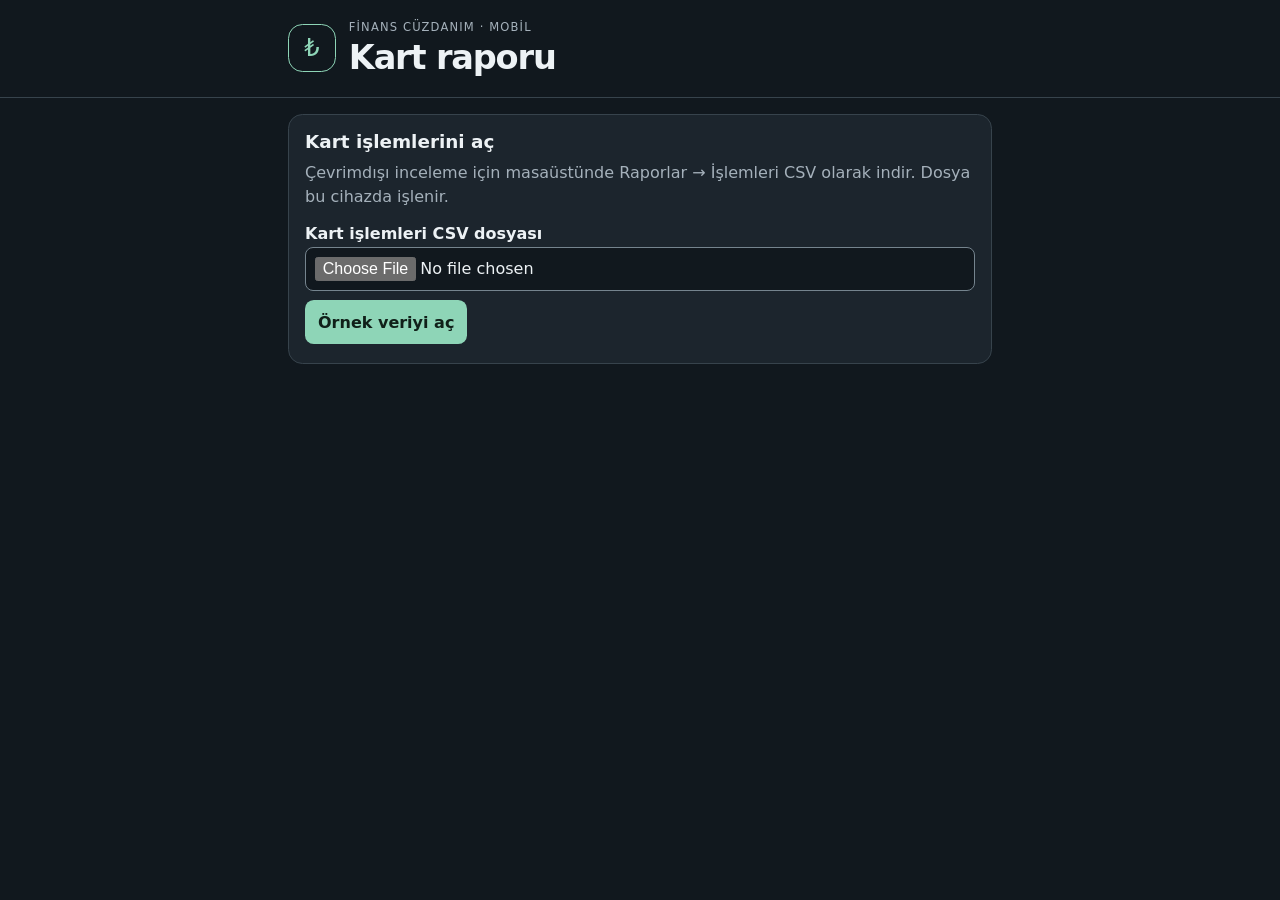
<file: index.html>
<!doctype html>
<html lang="tr">
<head>
  <meta charset="utf-8">
  <meta name="viewport" content="width=device-width, initial-scale=1">
  <meta name="theme-color" content="#11181e">
  <meta http-equiv="Content-Security-Policy" content="default-src 'self'; connect-src 'none'; object-src 'none'; base-uri 'none'; form-action 'none'">
  <title>Ekstre Ajanı Mobil</title>
  <link rel="manifest" href="manifest.webmanifest">
  <link rel="stylesheet" href="style.css">
  <link rel="apple-touch-icon" href="icon-192.png">
  <script type="module" src="app.mjs"></script>
</head>
<body>
  <header>
    <div class="wrap brand">
      <span class="brand-mark" aria-hidden="true">₺</span>
      <div><p class="eyebrow">FİNANS CÜZDANIM · MOBİL</p><h1>Kart raporu</h1></div>
    </div>
  </header>
  <main class="wrap">
    <section class="panel" aria-labelledby="import-title">
      <h2 id="import-title">Kart işlemlerini aç</h2>
      <p>Çevrimdışı inceleme için masaüstünde Raporlar → İşlemleri CSV olarak indir. Dosya bu cihazda işlenir.</p>
      <label for="csv">Kart işlemleri CSV dosyası</label>
      <input type="file" id="csv" accept=".csv,text/csv">
      <button type="button" id="sample">Örnek veriyi aç</button>
      <p id="status" role="status"></p>
      <div id="confirm" hidden>
        <button type="button" id="save">Bu listeyi kaydet</button>
        <button type="button" id="cancel">Vazgeç</button>
      </div>
      <button type="button" id="return-saved" hidden>Kayıtlı listeye dön</button>
    </section>
    <section id="report" hidden aria-labelledby="report-title">
      <div class="panel summary">
        <h2 id="report-title">Dönem özeti</h2>
        <p id="source"></p>
        <label for="period">Ekstre dönemi</label>
        <select id="period"></select>
        <dl><div><dt>Net harcama</dt><dd id="net"></dd></div>
          <div><dt>Harcamalar</dt><dd id="spent"></dd></div>
          <div><dt>İadeler / indirimler</dt><dd id="refunds"></dd></div>
          <div><dt>Kart ödemeleri</dt><dd id="payments"></dd></div></dl>
      </div>
      <div class="panel"><h2>Kategoriler</h2><p>Toplamlar CSV’deki işlem kategorilerine göre hesaplanır.</p><ul id="categories"></ul></div>
      <div class="panel">
        <h2>İşlemler</h2>
        <label for="query">Açıklama veya kategori ara</label>
        <input id="query" type="search" placeholder="Örn. Market">
        <p id="count"></p><ul id="transactions"></ul>
        <button id="more" type="button" hidden>Daha fazla göster</button>
      </div>
      <button id="clear" type="button" hidden>Telefondaki kart listesini sil</button>
    </section>
  </main>
</body>
</html>
</file>
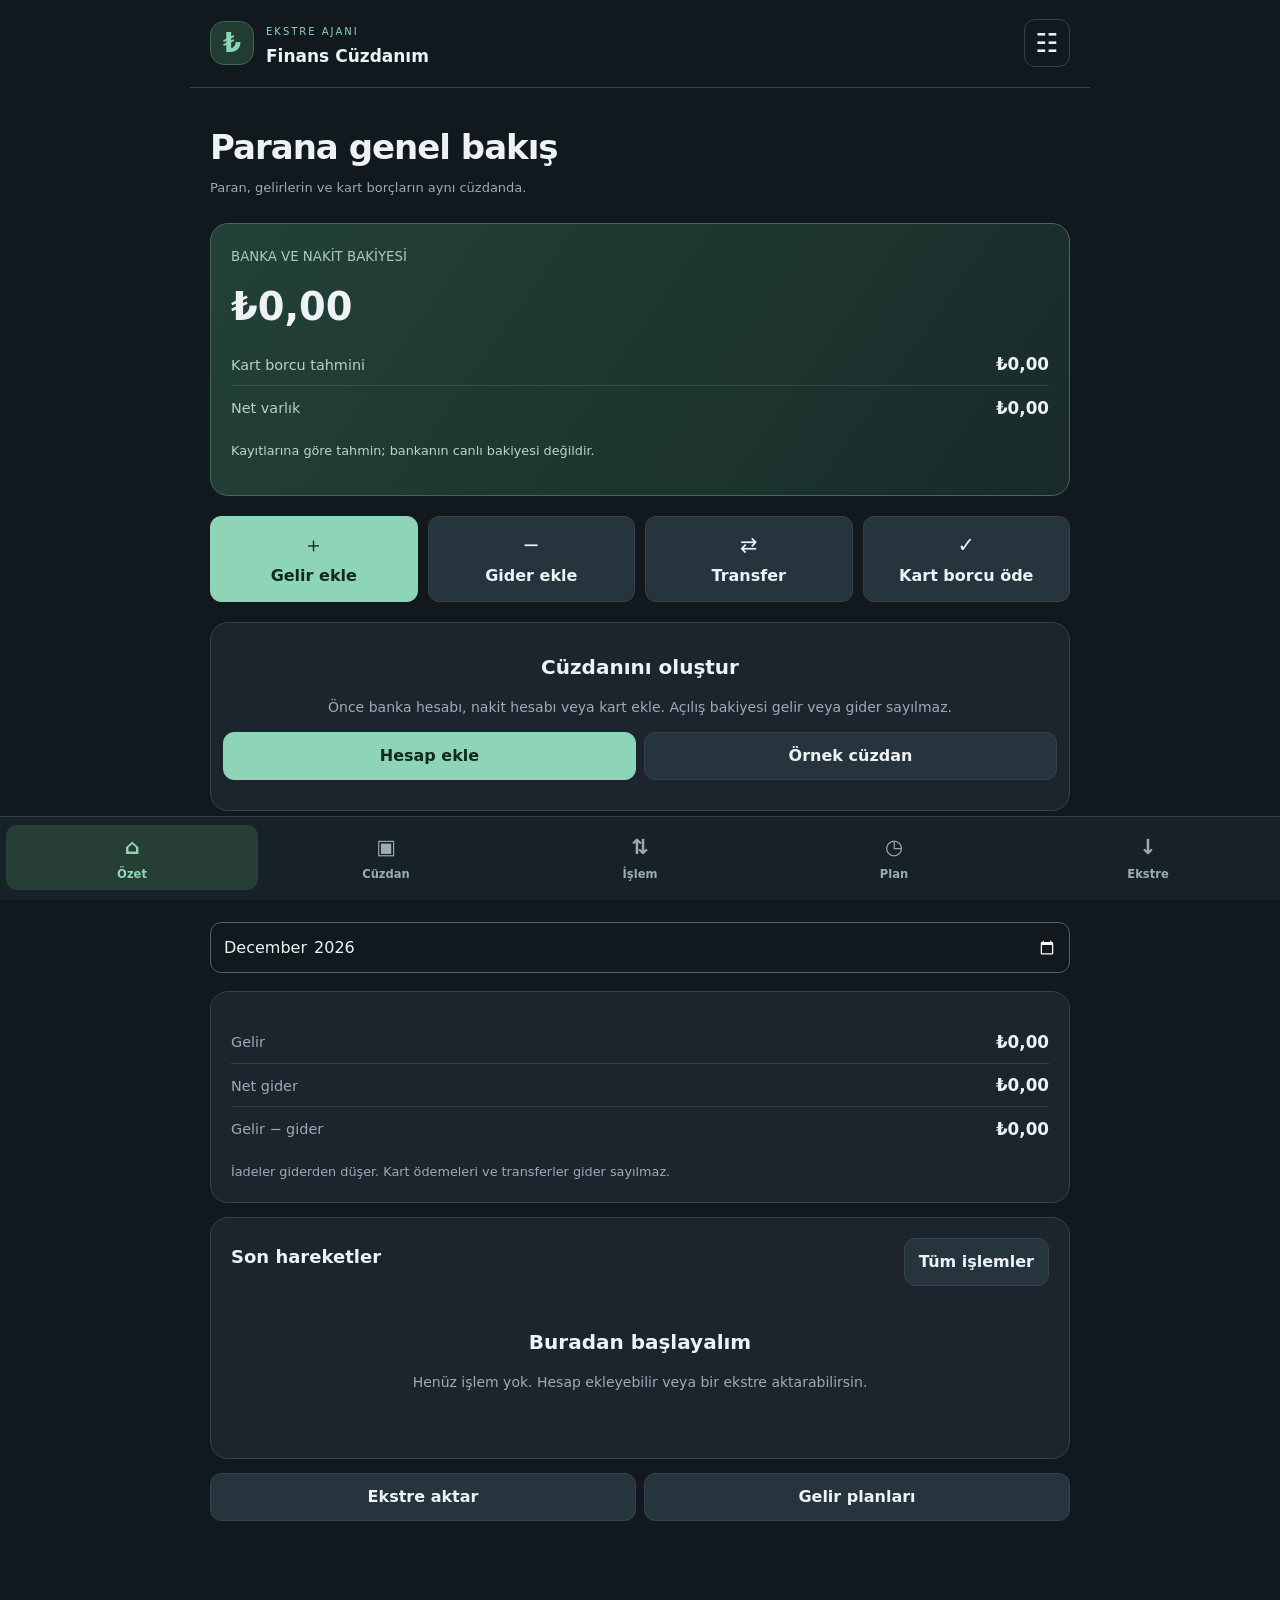
<file: app/src/main/assets/index.html>
<!doctype html><html lang="tr"><head><meta charset="utf-8"><meta name="viewport" content="width=device-width,initial-scale=1,viewport-fit=cover"><meta name="theme-color" content="#11181e"><meta http-equiv="Content-Security-Policy" content="default-src 'self'; script-src 'self'; style-src 'self'; connect-src 'none'; img-src 'self' data:; object-src 'none'; base-uri 'none'; form-action 'none'"><title>Ekstre Ajanı</title><link rel="stylesheet" href="style.css"><link rel="stylesheet" href="wallet-v2.css"><script type="module" src="app.mjs"></script></head><body><header><div class="brand"><b class="mark">₺</b><div><small>EKSTRE AJANI</small><strong>Finans Cüzdanım</strong></div></div><button id="settings" class="icon" aria-label="Ayarlar">☷</button></header><main id="main"></main><nav id="nav" aria-label="Ana menü"></nav><div id="toast" role="status" aria-live="polite"></div><dialog id="modal"><form id="form"><div class="dialog-head"><h2 id="dialog-title"></h2><button type="button" id="close" class="icon" aria-label="Kapat">×</button></div><div id="fields"></div><p id="form-error" role="alert"></p><button id="submit" class="primary" type="submit">Kaydet</button></form></dialog><input id="backup-file" type="file" accept="application/json,.json" hidden><input id="csv-file" type="file" accept="text/csv,.csv" hidden></body></html>
</file>
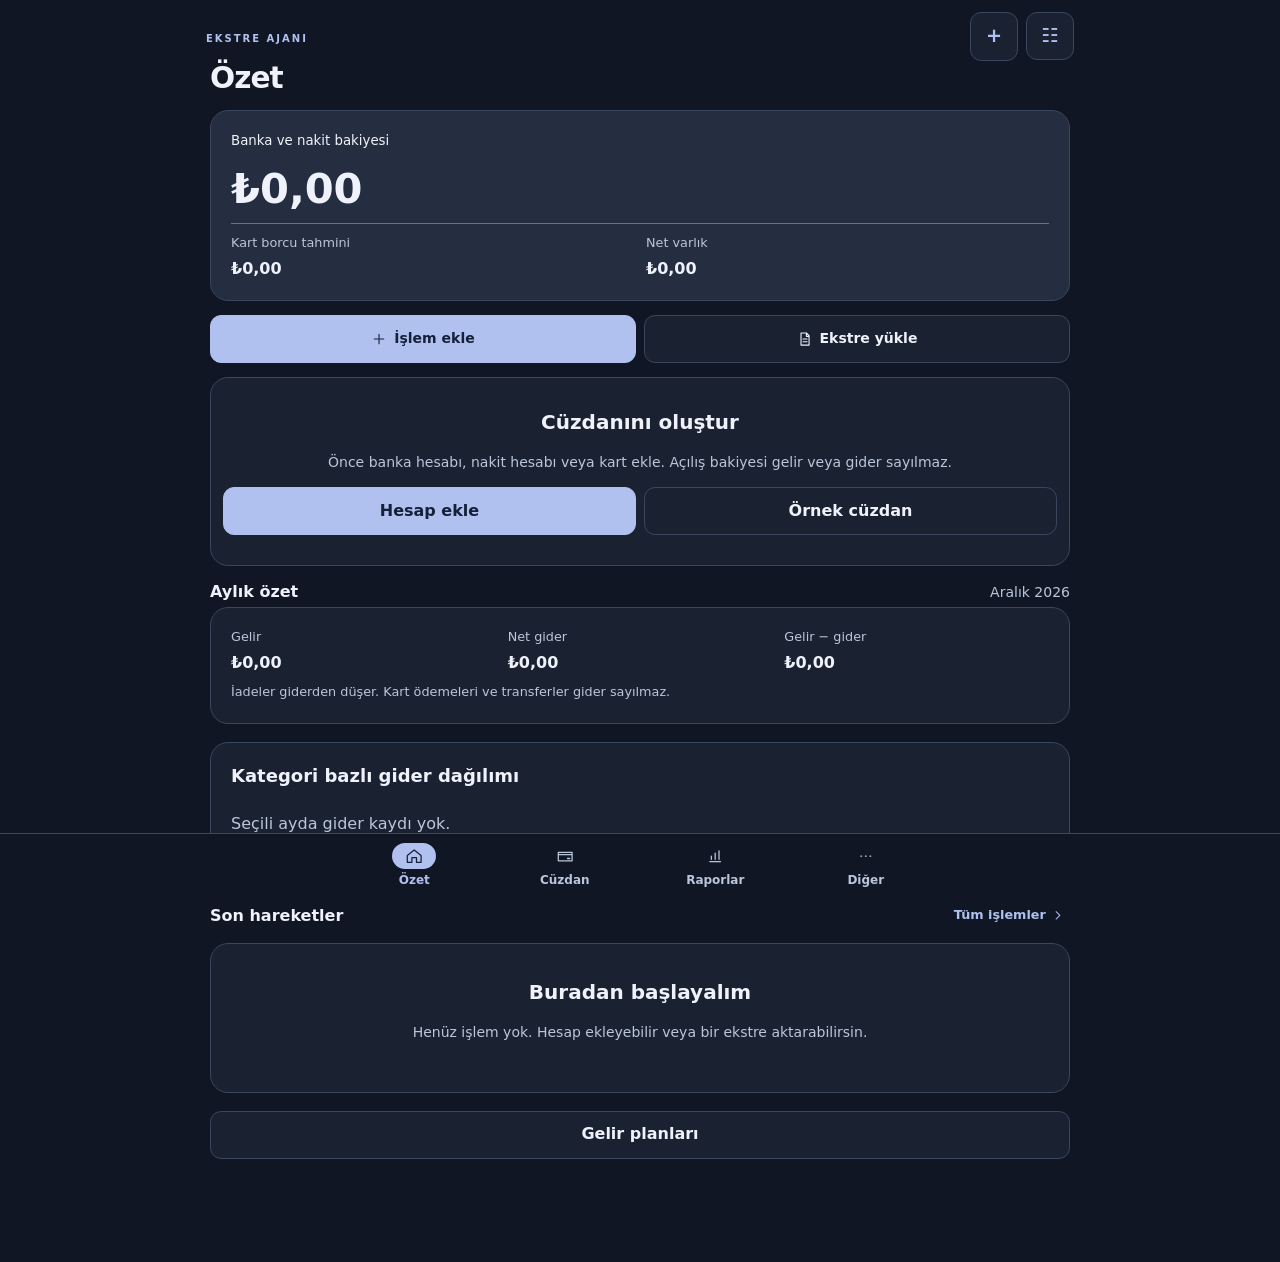
<file: android_app/app/src/main/assets/index.html>
<!doctype html><html lang="tr"><head><meta charset="utf-8"><meta name="viewport" content="width=device-width,initial-scale=1,viewport-fit=cover"><meta name="theme-color" content="#11181e"><meta http-equiv="Content-Security-Policy" content="default-src 'self'; script-src 'self'; style-src 'self'; connect-src 'none'; img-src 'self' data:; object-src 'none'; base-uri 'none'; form-action 'none'"><title>Ekstre Ajanı</title><link rel="stylesheet" href="style.css"><link rel="stylesheet" href="wallet-v2.css"><link rel="stylesheet" href="ui-foundation.css"><script type="module" src="startup.mjs"></script></head><body><header><div class="brand"><b class="mark">₺</b><div><small>EKSTRE AJANI</small><strong>Finans Cüzdanım</strong></div></div><div id="header-actions" class="header-actions" hidden><button id="quick-add" class="primary" aria-label="Hızlı Ekle" type="button" data-action="quickAdd" aria-haspopup="dialog" aria-controls="modal"><span aria-hidden="true">+</span><span class="quick-add-label"> Ekle</span></button><button id="settings" class="icon" aria-label="Ayarlar">☷</button></div></header><main id="main">
  <section class="panel" aria-labelledby="startup-title">
    <h1 id="startup-title">Ekstre Ajanı açılmıyorsa</h1>
    <p>Google Play Store’u aç. Android System WebView ve Google Chrome’u ara. Güncelle düğmesi görünüyorsa dokun.</p>
    <p>Ardından Ekstre Ajanı’nı kapatıp yeniden aç.</p>
  </section>
</main><nav id="nav" aria-label="Ana menü" hidden></nav><div id="toast" aria-hidden="true"></div><div class="sr-only" id="status-announcement" role="status"></div><div class="sr-only" id="error-announcement" role="alert"></div><dialog id="modal" aria-labelledby="dialog-title"><form id="form"><div class="dialog-head"><h2 id="dialog-title" tabindex="-1"></h2><button type="button" id="close" class="icon" aria-label="Kapat">×</button></div><div id="fields"></div><p id="form-error" role="alert" tabindex="-1"></p><button id="submit" class="primary" type="submit">Kaydet</button></form></dialog><input id="backup-file" type="file" accept="application/json,.json" hidden><input id="csv-file" type="file" accept="text/csv,.csv" hidden></body></html>
</file>
<file: style.css>
* { box-sizing: border-box; }
:root {
  color-scheme: dark;
  --background: #11181e;
  --panel: #1c252d;
  --text: #edf2f5;
  --muted: #a5b1bb;
  --line: #37434c;
  --accent: #8ed5b7;
  --accent-soft: #213d33;
  font-family: system-ui, sans-serif;
  background: var(--background);
  color: var(--text);
}
body { margin: 0; }
header { padding: 1.2rem 0; border-bottom: 1px solid var(--line); }
.wrap { width: min(100% - 2rem, 44rem); margin-inline: auto; }
.brand { display: flex; align-items: center; gap: .8rem; }
.brand-mark {
  display: grid;
  place-items: center;
  width: 3rem;
  height: 3rem;
  flex: none;
  border: 1px solid var(--accent);
  border-radius: .9rem;
  color: var(--accent);
  font-size: 1.5rem;
}
main { padding: 1rem 0 max(2rem, env(safe-area-inset-bottom)); }
h1 { margin: .12rem 0 0; font-size: clamp(1.55rem, 6vw, 2.1rem); letter-spacing: -.035em; }
h2 { margin: 0 0 .6rem; font-size: 1.15rem; }
p { margin: .4rem 0 .9rem; line-height: 1.5; color: var(--muted); }
.eyebrow { margin: 0; font-size: .72rem; letter-spacing: .1em; }
.panel { background: var(--panel); border: 1px solid var(--line); border-radius: .9rem; margin-bottom: .85rem; padding: 1rem; }
label { display: block; margin: .5rem 0 .3rem; font-weight: 600; }
input, select, button { font: inherit; min-height: 44px; max-width: 100%; }
input, select { width: 100%; padding: .55rem; border: 1px solid #75848e; border-radius: .5rem; background: var(--background); color: inherit; }
button { margin: .55rem .25rem .15rem 0; padding: .5rem .75rem; color: #102019; background: var(--accent); border: 1px solid transparent; border-radius: .55rem; cursor: pointer; font-weight: 650; }
#cancel, #clear, #return-saved { color: var(--accent); border-color: var(--line); background: var(--background); }
:focus-visible { outline: 2px solid var(--accent); outline-offset: 3px; }
#status:empty { display: none; }
dl { display: grid; grid-template-columns: repeat(2, minmax(0, 1fr)); gap: .5rem; margin-bottom: 0; }
dl div { background: var(--background); padding: .65rem; border-radius: .6rem; }
dl div:first-child { background: var(--accent-soft); }
dt, small { color: var(--muted); font-size: .83rem; }
dd { margin: .25rem 0 0; font-weight: 700; overflow-wrap: anywhere; font-variant-numeric: tabular-nums; }
ul { list-style: none; padding: 0; margin: 0; }
li { display: flex; justify-content: space-between; gap: .65rem; border-bottom: 1px solid var(--line); padding: .65rem 0; overflow-wrap: anywhere; }
li:last-child { border-bottom: 0; }
li small { display: block; margin-top: .2rem; }
li strong { flex: 0 0 auto; max-width: 45%; color: var(--accent); font-variant-numeric: tabular-nums; }
</file>
<file: app/src/main/assets/style.css>
:root{color-scheme:dark;--bg:#11181e;--panel:#1c252d;--line:#35424a;--mint:#8ed5b7;--muted:#9cabb6;--text:#edf2f5;font-family:system-ui,-apple-system,sans-serif;background:var(--bg);color:var(--text)}*{box-sizing:border-box}body{margin:0}header{display:flex;justify-content:space-between;align-items:center;padding:18px 20px;border-bottom:1px solid var(--line);max-width:900px;margin:auto}.brand{display:flex;gap:12px;align-items:center}.brand small{font-size:10px;letter-spacing:2px;color:var(--mint)}.brand strong{display:block;font-size:17px;margin-top:3px}.mark{background:#213d33;color:var(--mint);border:1px solid #406653;border-radius:14px;width:44px;height:44px;display:grid;place-items:center;font-size:26px}main{max-width:900px;margin:auto;padding:24px 20px 115px}h1{font-size:29px;letter-spacing:-1px;margin:0 0 6px}h2{font-size:18px;margin:0 0 14px}p{color:var(--muted);line-height:1.6}small{color:var(--muted)}button,input,select,textarea{font:inherit;min-height:46px;border-radius:11px;max-width:100%}button{cursor:pointer;color:var(--text);background:#26343d;border:1px solid var(--line);padding:10px 14px;font-weight:600}button:disabled{opacity:.5}.primary{background:var(--mint);color:#11291f;border-color:var(--mint)}.icon{background:transparent;font-size:26px;width:46px;padding:4px}.muted{color:var(--muted)}.lead{margin:0 0 24px;font-size:13px}.toolbar{display:flex;gap:8px;flex-wrap:wrap;align-items:center;margin:18px 0}.toolbar>*{flex:1;min-width:100px}input,select,textarea{width:100%;color:var(--text);background:var(--bg);border:1px solid #53636f;padding:12px}input[type=checkbox]{width:22px;min-height:24px;vertical-align:middle}label{display:block;font-size:13px;color:var(--muted);margin:14px 0 7px}textarea{min-height:90px}.panel{background:var(--panel);border:1px solid var(--line);border-radius:18px;padding:20px;margin:14px 0;overflow-wrap:anywhere}.hero{background:linear-gradient(125deg,#234137,#182b29);border-color:#456957}.hero small{color:#a8cfbc}.hero .big{font-size:clamp(26px,7vw,40px);letter-spacing:-1px;font-weight:650;margin:10px 0}.grid{display:grid;grid-template-columns:1fr 1fr;gap:12px}.metric{background:#111b22;padding:14px;border-radius:12px}.metric b{display:block;margin-top:8px;font-size:20px;overflow-wrap:anywhere}.row{display:flex;justify-content:space-between;align-items:center;gap:12px;padding:14px 0;border-bottom:1px solid var(--line)}.row:last-child{border:0}.row .left{min-width:0}.row strong{display:block;overflow-wrap:anywhere}.row small{display:block;margin-top:5px;font-size:12px;line-height:1.5}.row .amount{flex-shrink:0;color:var(--mint);text-align:right;max-width:45%;font-variant-numeric:tabular-nums}.transaction{cursor:pointer}.tag{font-size:11px;background:#2b4039;color:#a8dfc5;padding:4px 8px;border-radius:6px}.empty{text-align:center;padding:30px 12px}.empty b{display:block;font-size:20px;margin-bottom:8px}.empty p{font-size:14px}.danger{color:#ffb6b1}.warning{background:#3d3424;border:1px solid #6a5835;color:#f1d6a1;border-radius:12px;padding:14px;font-size:13px;line-height:1.5}.bar{width:100%;height:8px;accent-color:var(--mint);border:0;margin:10px 0}nav{position:fixed;bottom:0;left:0;right:0;display:flex;padding:8px 6px max(10px,env(safe-area-inset-bottom));background:#172128;border-top:1px solid var(--line);z-index:3;justify-content:center;gap:2px}nav button{flex:1;max-width:160px;background:transparent;border:0;color:var(--muted);padding:9px 3px;font-size:11px;min-height:58px}nav button span{display:block;font-size:21px;margin-bottom:4px}nav button.active{background:#263e34;color:var(--mint)}#toast{position:fixed;bottom:100px;left:16px;right:16px;max-width:700px;margin:auto;z-index:8;background:#344e42;border:1px solid var(--mint);border-radius:12px;padding:14px;display:none}#toast.visible{display:block}dialog{background:var(--panel);color:var(--text);border:1px solid var(--line);border-radius:20px;width:min(94vw,520px);max-height:88dvh;padding:22px}dialog::backdrop{background:#000b}.dialog-head{display:flex;align-items:center;justify-content:space-between;gap:8px}#submit{width:100%;margin-top:18px}#form-error{color:#ffb6b1}.preview{max-height:240px;overflow:auto}.period{max-width:190px}.actions{display:flex;gap:8px;margin-top:12px}.actions button{flex:1}.notice{font-size:12px}.chart-label{display:flex;justify-content:space-between;gap:15px;font-size:13px}.search{margin:16px 0}.divider{margin-top:26px}button:focus-visible,input:focus-visible,select:focus-visible{outline:2px solid var(--mint);outline-offset:3px}@media(min-width:700px){main{padding-top:35px}.dashboard{display:grid;grid-template-columns:1fr 1fr;gap:16px}.dashboard>.panel{margin:0}h1{font-size:34px}}@media(max-width:350px){main{padding:18px 12px 110px}.panel{padding:15px}.metric b{font-size:17px}.row{gap:6px}}
:root{--nav-height:90px}
html{overflow-x:clip}body{font-size:1rem;line-height:1.45}
header{gap:12px}.brand{min-width:0}.brand>div{min-width:0}.mark{flex:none}
main{padding-bottom:calc(var(--nav-height) + 36px)}
.panel{overflow-wrap:break-word;min-width:0}
.grid{grid-template-columns:repeat(auto-fit,minmax(min(100%,18rem),1fr))}
.grid>*{min-width:0}
.money{display:inline-block;max-width:100%;white-space:nowrap;word-break:normal;overflow-wrap:normal;font-variant-numeric:tabular-nums;vertical-align:bottom;line-height:1.35;letter-spacing:0}
.metric b,.hero h2,.hero .big{overflow-wrap:normal;word-break:normal;min-width:0;max-width:100%}
.metric b{font-size:1.3rem}.hero .big{font-size:clamp(1.5rem,6vw,2.4rem)}
.row{flex-wrap:wrap;align-items:flex-start;gap:10px}
.row>*{min-width:0;max-width:100%}.row>.left{flex:1 1 15rem}
.row>button{min-width:48px;flex-shrink:0}
.row>strong,.row>div:first-child{flex:1 1 14rem}
.row>.amount{flex:1 1 100%;max-width:100%;text-align:left;font-weight:650}
.row>b,.row>strong:last-child{flex:0 1 auto}
.row small{font-size:.8rem}.row .left strong{line-height:1.5}
.toolbar,.actions{flex-wrap:wrap;align-items:stretch}.toolbar>*,.actions>*{flex:1 1 13rem;min-width:0}
button{min-width:44px;min-height:48px;line-height:1.4;white-space:normal;overflow-wrap:break-word}
.actions button{min-width:min(100%,10rem)}
input,select,textarea{min-width:0;font-size:1rem}input[type=month],input[type=date]{width:100%;min-width:0;min-height:48px}.period{max-width:100%}
.chart-label{display:flex;flex-wrap:wrap;align-items:flex-start;gap:5px;font-size:.9rem}.chart-label>span{flex:1 1 16rem;min-width:0}.chart-label>b{flex:0 1 auto;max-width:100%}
.card-details{margin:16px 0}.card-details>div{border-bottom:1px solid var(--line);padding:10px 0}.card-details dt{color:var(--muted);font-size:.85rem}.card-details dd{margin:6px 0 0;font-weight:600}
nav{display:grid;grid-template-columns:repeat(5,minmax(0,1fr));gap:2px;align-items:stretch}nav.expanded{grid-template-columns:repeat(3,minmax(0,1fr))}
nav button{max-width:none;width:100%;min-width:0;min-height:58px;font-size:.72rem;overflow-wrap:normal;padding:8px 2px}nav button span{font-size:1.3rem}
dialog{max-height:calc(100dvh - 24px);width:min(calc(100vw - 20px),520px);overflow-y:auto;padding:18px;overscroll-behavior:contain;scroll-padding-bottom:80px}
.dialog-head{position:sticky;top:-18px;background:var(--panel);padding:8px 0;z-index:2;align-items:flex-start}.dialog-head h2{margin:4px 0;font-size:1.2rem}.dialog-head .icon{flex:none}
dialog #submit{position:sticky;bottom:-12px;z-index:2;box-shadow:0 0 0 8px var(--panel)}dialog input,dialog select{scroll-margin:80px 0}
#toast{bottom:calc(var(--nav-height) + 10px);max-height:35dvh;overflow:auto;font-size:.9rem;pointer-events:none}
.preview{max-height:35dvh}.notice{font-size:.8rem}.warning p{color:inherit}
[hidden]{display:none!important}
@media(max-width:600px){main{padding-left:14px;padding-right:14px}.panel{padding:16px}.grid{grid-template-columns:minmax(0,1fr)}.hero .grid{gap:6px}.row>b{flex-basis:100%}.chart-label>b{flex-basis:100%}.actions{flex-direction:column}.row>div:last-child:not(:first-child){max-width:100%}.row>div:last-child>button{margin:4px;min-width:48px}.brand strong{font-size:1rem}h1{font-size:1.65rem}.lead{font-size:.9rem}.row .left strong{overflow-wrap:anywhere}}
</file>
<file: app/src/main/assets/wallet-v2.css>
.wallet-v2{min-width:0;--soft-mint:#233e35}
.wallet-v2 h1,.wallet-v2 h2,.wallet-v2 h3{overflow-wrap:anywhere}
.wallet-v2 h3{font-size:1rem;margin:18px 0 10px}
.wallet-v2 .summary-grid{display:grid;grid-template-columns:repeat(auto-fit,minmax(min(100%,14rem),1fr));gap:12px;margin:14px 0}
.wallet-v2 .summary-grid>*{min-width:0;max-width:100%}
.wallet-v2 .metric{min-width:0;padding:16px;background:#152029;border:1px solid #33463f}
.wallet-v2 .metric>small{display:block;line-height:1.45}
.wallet-v2 .metric>b{display:block;max-width:100%;margin-top:10px;font-size:1.35rem;line-height:1.4}
.wallet-v2 .metric .notice{margin-bottom:0}
.wallet-v2 .hero .metric{background:#14282180;border-color:#466653}
.wallet-v2 .hero .notice{color:#bad6c9}
.wallet-v2 .compact-totals{margin:8px 0}
.wallet-v2 .compact-totals>div{display:flex;align-items:baseline;justify-content:space-between;flex-wrap:wrap;gap:4px 12px;padding:9px 0;border-bottom:1px solid #54736166;min-width:0}
.wallet-v2 .compact-totals>div:last-child{border-bottom:0}
.wallet-v2 .compact-totals dt{color:var(--muted);font-size:.9rem;flex:1 1 10rem;min-width:0}
.wallet-v2 .compact-totals dd{margin:0;flex:0 1 auto;min-width:0;max-width:100%;font-size:1.05rem;font-weight:650}
.wallet-v2 .hero .compact-totals dt{color:#b7d1c3}
.wallet-v2 .month-summary .notice{margin-bottom:0}
.wallet-v2 .optional-detail>summary{min-height:48px;padding:8px 0;font-weight:650;cursor:pointer;line-height:1.5}
.wallet-v2 .optional-detail>summary::marker{color:var(--mint)}
.wallet-v2 .quick-actions{display:grid;grid-template-columns:repeat(2,minmax(0,1fr));gap:10px;margin:20px 0}
.wallet-v2 .quick-actions button{display:flex;gap:9px;align-items:center;justify-content:center;min-height:64px;padding:14px 10px;font-size:1rem;line-height:1.4;min-width:0}
.wallet-v2 .quick-actions .action-symbol{font-size:1.3rem;font-weight:500;flex:none}
.wallet-v2 .section-heading,.wallet-v2 .detail-heading{display:flex;align-items:flex-start;justify-content:space-between;gap:12px;flex-wrap:wrap}
.wallet-v2 .section-heading{margin-bottom:12px}
.wallet-v2 .section-heading>h2,.wallet-v2 .section-heading>div{flex:1 1 12rem;margin:6px 0 0;min-width:0}
.wallet-v2 .section-heading>button{flex:0 1 auto;min-width:0}
.wallet-v2 .section-heading h2{margin-bottom:4px}
.wallet-v2 .month-heading{margin-top:28px;margin-bottom:0}
.wallet-v2 .month-heading .notice{margin:6px 0}
.wallet-v2 .detail-heading>div{flex:1 1 16rem;min-width:0}
.wallet-v2 .detail-heading>button{flex:0 1 16rem;min-height:52px}
.wallet-v2 .planned-income{display:flex;gap:16px;align-items:center;flex-wrap:wrap}
.wallet-v2 .planned-income>div{flex:1 1 14rem;min-width:0}
.wallet-v2 .planned-income>button{flex:0 1 14rem}
.wallet-v2 .account-grid{display:grid;grid-template-columns:repeat(auto-fit,minmax(min(100%,20rem),1fr));gap:14px}
.wallet-v2 .account-tile{margin:0;min-width:0}
.wallet-v2 .account-open{display:block;text-align:left;width:100%;max-width:100%;min-width:0;border:0;background:transparent;padding:0 0 14px;border-radius:6px}
.wallet-v2 .account-open .account-title{display:flex;align-items:flex-start;justify-content:space-between;gap:12px;font-size:1.15rem;font-weight:650;margin-bottom:14px}
.wallet-v2 .account-title>span{flex:none;color:var(--mint)}
.wallet-v2 .account-open>small{display:block;margin-top:9px;font-weight:400}
.wallet-v2 .account-open>b{display:block;margin:7px 0;font-size:1.5rem;max-width:100%}
.wallet-v2 .account-open>b.card-credit{font-size:1.1rem;color:var(--mint)}
.wallet-v2 .account-tile .actions{margin-top:0}
.wallet-v2 .account-tile .actions button{min-height:48px}
.wallet-v2 .back-link{margin-bottom:18px;background:transparent;border-color:transparent;padding-left:0;color:var(--mint)}
.wallet-v2 .card-details{margin-top:12px;margin-bottom:12px}
.wallet-v2 .card-details>div{display:grid;grid-template-columns:minmax(0,1fr);gap:6px}
.wallet-v2 .card-details dd{margin:0;min-width:0;max-width:100%}
.wallet-v2 .installment-item,.wallet-v2 .income-plan{padding:12px 0;border-bottom:1px solid var(--line)}
.wallet-v2 .installment-item:last-child,.wallet-v2 .income-plan:last-child{border-bottom:0}
.wallet-v2 .installment-item .row{border:0;padding-bottom:0}
.wallet-v2 .income-plan .row{border:0}
.wallet-v2 .comparison-values{display:grid;grid-template-columns:repeat(auto-fit,minmax(min(100%,12rem),1fr));gap:12px;margin:0}
.wallet-v2 .comparison-values>div{min-width:0}
.wallet-v2 .comparison-values dt{font-size:.85rem;color:var(--muted)}
.wallet-v2 .comparison-values dd{margin:5px 0 0;font-weight:650;min-width:0;max-width:100%}
.wallet-v2 .month-comparison{padding:16px 0;border-bottom:1px solid var(--line)}
.wallet-v2 .month-comparison:last-child{border-bottom:0}
.wallet-v2 .month-comparison h3{color:var(--mint);margin-top:0}
.wallet-v2 .reconciliation{border-radius:12px;padding:16px;margin:18px 0}
.wallet-v2 .reconciliation.verified{background:#213b31;border:1px solid #4b745f}
.wallet-v2 .reconciliation h3{margin-top:0}
.wallet-v2 .reconciliation p,.wallet-v2 .reconciliation dt{color:inherit}
.wallet-v2 .reconciliation ul{padding-left:22px;line-height:1.6}
.wallet-v2 .reconciliation li+li{margin-top:8px}
.wallet-v2 .acknowledge{display:flex;gap:12px;align-items:flex-start;line-height:1.5;color:inherit;padding:12px 0;margin-bottom:0;cursor:pointer}
.wallet-v2 .acknowledge input{flex:0 0 24px;min-width:24px;min-height:24px;margin:2px 0}
.wallet-v2 .acknowledge span{flex:1;min-width:0}
.wallet-v2 .import-preview{max-height:55dvh;overscroll-behavior:contain;padding-right:4px;border-block:1px solid var(--line)}
.wallet-v2 .import-row{padding:12px 0;border-bottom:1px solid var(--line)}
.wallet-v2 .import-row:last-child{border-bottom:0}
.wallet-v2 .import-row .row{border:0;padding-top:0}
.wallet-v2 .raw-source{color:var(--muted);font-size:.85rem;min-width:0}
.wallet-v2 .raw-source summary{cursor:pointer;min-height:44px;padding:12px 0;line-height:1.5;color:#b6c6bf}
.wallet-v2 .raw-source p{white-space:pre-wrap;overflow-wrap:anywhere;background:#111b22;border-radius:8px;padding:12px;margin:0}
.wallet-v2 .text-button{display:block;border:0;padding:0;background:transparent;color:var(--mint);text-align:left;font-weight:650;min-height:48px;min-width:0}
.wallet-v2 .empty-note{padding:8px 0;margin:6px 0}
.wallet-v2 .warning{margin:16px 0}
.wallet-v2 .warning>strong{display:block;line-height:1.5}
.wallet-v2 .warning>button{margin-top:4px;max-width:100%}
.wallet-v2 .money{white-space:nowrap;overflow-wrap:normal;word-break:normal}
@media(min-width:700px){.wallet-v2 .quick-actions{grid-template-columns:repeat(4,minmax(0,1fr))}.wallet-v2 .quick-actions button{flex-direction:column;gap:5px}.wallet-v2 .card-details>div{grid-template-columns:minmax(0,1fr) minmax(0,1fr);align-items:start;gap:20px}.wallet-v2 .card-details dd{text-align:right}}
@media(max-width:600px){.wallet-v2 .summary-grid,.wallet-v2 .comparison-values{grid-template-columns:minmax(0,1fr)}.wallet-v2 .quick-actions button{flex-direction:column;gap:5px;min-height:80px}.wallet-v2 .section-heading>button{flex-basis:100%}.wallet-v2 .detail-heading>button{flex-basis:100%;margin-bottom:12px}.wallet-v2 .planned-income>button{flex-basis:100%}.wallet-v2 .account-open>b{font-size:1.4rem}}
@media(max-width:350px){.wallet-v2 .quick-actions{gap:8px}.wallet-v2 .quick-actions button{padding:12px 7px}.wallet-v2 .metric{padding:14px}.wallet-v2 .reconciliation{padding:12px}}
</file>
<file: android_app/app/src/main/assets/style.css>
:root {
  color-scheme:dark;
  --shell-bg:#111624;
  --shell-panel:#1a2232;
  --shell-raised:#252e41;
  --shell-inset:#151c2b;
  --shell-line:#39465d;
  --shell-line-strong:#65738e;
  --shell-text:#eff2fa;
  --shell-muted:#bac6d9;
  --accent:#b0c1f0;
  --accent-ink:#152039;
  --accent-surface:#293858;
  --accent-line:#687da9;
  --positive:#a7d9bd;
  --positive-surface:#20392e;
  --positive-line:#4b7b65;
  --warning:#f1d29a;
  --warning-surface:#3e3325;
  --warning-line:#816739;
  --error:#f5b6c2;
  --error-ink:#371b27;
  --error-surface:#422a37;
  --error-line:#946477;
  --chart-positive:#93a9d6;
  --chart-negative:#d99ba8;
  --chart-selected:#c5d3f2;
  --overlay:#000b;
  --bg:var(--shell-bg);
  --panel:var(--shell-panel);
  --line:var(--shell-line);
  --text:var(--shell-text);
  --muted:var(--shell-muted);
  --mint:var(--accent);
  font-family:system-ui,-apple-system,sans-serif;
  background:var(--shell-bg);
  color:var(--shell-text);
}
*{box-sizing:border-box}body{margin:0;min-height:100vh;background:var(--shell-bg);color:var(--shell-text)}header{display:flex;justify-content:space-between;align-items:center;padding:18px 20px;border-bottom:1px solid var(--line);max-width:900px;margin:auto}.brand{display:flex;gap:12px;align-items:center}.brand small{font-size:10px;letter-spacing:2px;color:var(--mint)}.brand strong{display:block;font-size:17px;margin-top:3px}.mark{background:var(--accent-surface);color:var(--mint);border:1px solid var(--shell-line-strong);border-radius:14px;width:44px;height:44px;display:grid;place-items:center;font-size:26px}main{max-width:900px;margin:auto;padding:24px 20px 115px}h1{font-size:29px;letter-spacing:-1px;margin:0 0 6px}h2{font-size:18px;margin:0 0 14px}p{color:var(--muted);line-height:1.6}small{color:var(--muted)}button,input,select,textarea{font:inherit;min-height:46px;border-radius:11px;max-width:100%}button{cursor:pointer;color:var(--text);background:var(--shell-raised);border:1px solid var(--line);padding:10px 14px;font-weight:600}button:disabled{opacity:.5}.primary{background:var(--mint);color:var(--accent-ink);border-color:var(--mint)}.icon{background:transparent;font-size:26px;width:46px;padding:4px}.muted{color:var(--muted)}.lead{margin:0 0 24px;font-size:13px}.toolbar{display:flex;gap:8px;flex-wrap:wrap;align-items:center;margin:18px 0}.toolbar>*{flex:1;min-width:100px}input,select,textarea{width:100%;color:var(--text);background:var(--bg);border:1px solid var(--shell-line-strong);padding:12px}input[type=checkbox]{width:22px;min-height:24px;vertical-align:middle}label{display:block;font-size:13px;color:var(--muted);margin:14px 0 7px}textarea{min-height:90px}.panel{background:var(--panel);border:1px solid var(--line);border-radius:18px;padding:20px;margin:14px 0;overflow-wrap:anywhere}.hero{background:linear-gradient(125deg,var(--shell-raised),var(--shell-panel));border-color:var(--shell-line-strong)}.hero small{color:var(--shell-muted)}.hero .big{font-size:clamp(26px,7vw,40px);letter-spacing:-1px;font-weight:650;margin:10px 0}.grid{display:grid;grid-template-columns:1fr 1fr;gap:12px}.metric{background:var(--shell-bg);padding:14px;border-radius:12px}.metric b{display:block;margin-top:8px;font-size:20px;overflow-wrap:anywhere}.row{display:flex;justify-content:space-between;align-items:center;gap:12px;padding:14px 0;border-bottom:1px solid var(--line)}.row:last-child{border:0}.row .left{min-width:0}.row strong{display:block;overflow-wrap:anywhere}.row small{display:block;margin-top:5px;font-size:12px;line-height:1.5}.row .amount{flex-shrink:0;color:var(--mint);text-align:right;max-width:45%;font-variant-numeric:tabular-nums}.transaction{cursor:pointer}.tag{font-size:11px;background:var(--accent-surface);color:var(--accent);padding:4px 8px;border-radius:6px}.empty{text-align:center;padding:30px 12px}.empty b{display:block;font-size:20px;margin-bottom:8px}.empty p{font-size:14px}.danger{color:var(--error)}.warning{background:var(--warning-surface);border:1px solid var(--warning-line);color:var(--warning);border-radius:12px;padding:14px;font-size:13px;line-height:1.5}.bar{width:100%;height:8px;accent-color:var(--mint);border:0;margin:10px 0}nav{position:fixed;bottom:0;left:0;right:0;display:flex;padding:8px 6px max(10px,env(safe-area-inset-bottom));background:var(--shell-panel);border-top:1px solid var(--line);z-index:3;justify-content:center;gap:2px}nav button{flex:1;max-width:160px;background:transparent;border:0;color:var(--muted);padding:9px 3px;font-size:11px;min-height:58px}nav button span{display:block;font-size:21px;margin-bottom:4px}nav button.active{background:var(--shell-raised);color:var(--mint)}#toast{position:fixed;bottom:calc(var(--nav-height,66px) + 12px);left:16px;right:16px;max-width:700px;margin:auto;z-index:8;background:var(--shell-raised);border:1px solid var(--shell-line-strong);border-radius:12px;padding:14px;display:none}#toast.visible{display:block}#toast[data-tone="error"]{background:var(--error-surface);border-color:var(--error-line);color:var(--error)}dialog{background:var(--panel);color:var(--text);border:1px solid var(--line);border-radius:20px;width:min(94vw,520px);max-height:88dvh;padding:22px}dialog::backdrop{background:var(--overlay)}.dialog-head{display:flex;align-items:center;justify-content:space-between;gap:8px}#submit{width:100%;margin-top:18px}#form-error{color:var(--error)}.preview{max-height:240px;overflow:auto}.period{max-width:190px}.actions{display:flex;gap:8px;margin-top:12px}.actions button{flex:1}.notice{font-size:12px}.chart-label{display:flex;justify-content:space-between;gap:15px;font-size:13px}.search{margin:16px 0}.divider{margin-top:26px}button:focus-visible,input:focus-visible,select:focus-visible{outline:2px solid var(--mint);outline-offset:3px}@media(min-width:700px){main{padding-top:35px}.dashboard{display:grid;grid-template-columns:1fr 1fr;gap:16px}.dashboard>.panel{margin:0}h1{font-size:34px}}@media(max-width:350px){main{padding:18px 12px 110px}.panel{padding:15px}.metric b{font-size:17px}.row{gap:6px}}
:root{--nav-height:90px;scroll-padding-block:6px calc(var(--nav-height) + 6px)}
html{overflow-x:clip}body{font-size:1rem;line-height:1.45}
header{gap:12px}.brand{min-width:0}.brand>div{min-width:0}.mark{flex:none}
main{padding-bottom:calc(var(--nav-height) + 36px)}
.panel{overflow-wrap:break-word;min-width:0}
.grid{grid-template-columns:repeat(auto-fit,minmax(min(100%,18rem),1fr))}
.grid>*{min-width:0}
.money{display:inline-block;max-width:100%;white-space:normal;word-break:normal;overflow-wrap:anywhere;font-variant-numeric:tabular-nums;vertical-align:bottom;line-height:1.35;letter-spacing:0}
.metric b,.hero h2,.hero .big{overflow-wrap:normal;word-break:normal;min-width:0;max-width:100%}
.metric b{font-size:1.3rem}.hero .big{font-size:clamp(1.5rem,6vw,2.4rem)}
.row{flex-wrap:wrap;align-items:flex-start;gap:10px}
.row>*{min-width:0;max-width:100%}.row>.left{flex:1 1 15rem}
.row>button{min-width:48px;flex-shrink:0}
.row>strong,.row>div:first-child{flex:1 1 14rem}
.row>.amount{flex:1 1 100%;max-width:100%;text-align:left;font-weight:650}
.row>b,.row>strong:last-child{flex:0 1 auto}
.row small{font-size:.8rem}.row .left strong{line-height:1.5}
.toolbar,.actions{flex-wrap:wrap;align-items:stretch}.toolbar>*,.actions>*{flex:1 1 13rem;min-width:0}
button{min-width:44px;min-height:48px;line-height:1.4;white-space:normal;overflow-wrap:break-word}
.actions button{min-width:min(100%,10rem)}
input,select,textarea{min-width:0;font-size:1rem}input[type=month],input[type=date]{width:100%;min-width:0;min-height:48px}.period{max-width:100%}
.chart-label{display:flex;flex-wrap:wrap;align-items:flex-start;gap:5px;font-size:.9rem}.chart-label>span{flex:1 1 16rem;min-width:0}.chart-label>b{flex:0 1 auto;max-width:100%}
.card-details{margin:16px 0}.card-details>div{border-bottom:1px solid var(--line);padding:10px 0}.card-details dt{color:var(--muted);font-size:.85rem}.card-details dd{margin:6px 0 0;font-weight:600}
nav{display:grid;grid-template-columns:repeat(5,minmax(0,1fr));gap:2px;align-items:stretch}nav.expanded{grid-template-columns:repeat(3,minmax(0,1fr))}
nav button{max-width:none;width:100%;min-width:0;min-height:58px;font-size:.72rem;overflow-wrap:normal;padding:8px 2px}nav button span{font-size:1.3rem}
dialog{max-height:calc(100dvh - 24px);width:min(calc(100vw - 20px),520px);overflow-y:auto;padding:18px;overscroll-behavior:contain;scroll-padding-bottom:80px}
.dialog-head{position:sticky;top:-18px;background:var(--panel);padding:8px 0;z-index:2;align-items:flex-start}.dialog-head h2{margin:4px 0;font-size:1.2rem}.dialog-head .icon{flex:none}
dialog #submit{position:sticky;bottom:-12px;z-index:2;box-shadow:0 0 0 8px var(--panel)}dialog input,dialog select{scroll-margin:80px 0}
#toast{bottom:calc(var(--nav-height) + 10px);max-height:35dvh;overflow:auto;font-size:.9rem;pointer-events:none}
.preview{max-height:35dvh}.notice{font-size:.8rem}.warning p{color:inherit}
.sr-only{position:absolute;width:1px;height:1px;padding:0;margin:-1px;overflow:hidden;clip-path:inset(50%);white-space:nowrap;border:0}
button.transaction{width:100%;border-radius:0;border:0;border-bottom:1px solid var(--line);background:transparent;text-align:left;padding:14px 0}
button.transaction:last-child{border-bottom:0}
button.transaction .amount{flex-shrink:1}
.transaction-reviewed{display:flex;align-items:center;gap:8px;min-height:48px;line-height:1.5;padding:8px 0;cursor:pointer;overflow-wrap:anywhere}
.transaction-reviewed input{flex:none;margin:0 4px}
.transaction-with-suggestion{border-bottom:1px solid var(--line);padding-bottom:14px}
.transaction-with-suggestion:last-child{border-bottom:0}
.transaction-category-suggestion{padding:12px;background:var(--bg);border-radius:12px;overflow-wrap:anywhere}
.transaction-category-suggestion p{margin:0}
.transaction-category-suggestion strong{color:var(--text)}
.transaction-category-suggestion .actions button{min-height:48px;overflow-wrap:anywhere}
@media(max-width:600px){.transaction-category-suggestion .actions button{flex:auto}}
[hidden]{display:none!important}
@media(max-width:600px){main{padding-left:14px;padding-right:14px}.panel{padding:16px}.grid{grid-template-columns:minmax(0,1fr)}.hero .grid{gap:6px}.row>b{flex-basis:100%}.chart-label>b{flex-basis:100%}.actions{flex-direction:column}.row>div:last-child:not(:first-child){max-width:100%}.row>div:last-child>button{margin:4px;min-width:48px}.brand strong{font-size:1rem}h1{font-size:1.65rem}.lead{font-size:.9rem}.row .left strong{overflow-wrap:anywhere}}

.header-actions{display:flex;align-items:center;gap:8px;flex:none}
.header-actions button,.dialog-head .icon{min-width:48px}
#quick-add-options{display:grid;gap:8px}
#quick-add-options button{text-align:start}
@media(max-width:350px){
  header{padding-inline:12px;gap:8px}
  .brand{gap:6px}
  .brand>div{overflow-wrap:anywhere}
  .header-actions{gap:6px}
  #quick-add{padding-inline:8px}
}

/* Review Center: reusable low-density decision layout; never alters ledger data. */
.review-center .review-counts{display:grid;grid-template-columns:repeat(2,minmax(0,1fr));gap:10px;margin:16px 0}
.review-center .review-counts>div{border:1px solid var(--line);border-radius:12px;padding:14px;display:flex;flex-direction:column;gap:4px;min-width:0}
.review-center .review-counts strong{font-size:1.7rem;font-variant-numeric:tabular-nums}
.review-center .review-counts span{color:var(--muted);font-size:.9rem}
.review-principle{border-left:3px solid var(--mint);padding:10px 12px;margin:16px 0 26px;color:var(--text);background:var(--accent-surface)}
.review-center section>h2{margin-top:28px}
.review-item-head{display:flex;align-items:flex-start;justify-content:space-between;gap:12px;flex-wrap:wrap}
.review-item-head>div{flex:1 1 12rem;min-width:0}
.review-item-head h2{font-size:1.05rem;line-height:1.45;margin:7px 0}
.review-item-head>strong{overflow-wrap:anywhere;font-variant-numeric:tabular-nums;max-width:100%}
.review-reason{color:var(--warning);background:var(--warning-surface);border:1px solid var(--warning-line);display:inline-block;padding:4px 8px;border-radius:8px;font-size:.78rem;font-weight:600}
.review-meta{font-size:.87rem;color:var(--muted);overflow-wrap:anywhere}
.review-impact{font-size:.9rem;color:var(--text);margin:14px 0 8px}
.review-decisions{display:grid;grid-template-columns:repeat(auto-fit,minmax(min(100%,10rem),1fr));gap:8px;margin:18px 0 8px}
.review-decisions button{min-height:48px}
.review-candidates label{font-size:.9rem}
.review-destructive{margin-top:14px;border-top:1px solid var(--line);padding-top:8px}
.review-destructive summary,.review-history summary{cursor:pointer;min-height:48px;padding-block:12px;font-weight:650;line-height:1.4}
.review-destructive button{margin-top:8px}
.review-history{margin-top:24px}
.review-linked-row{display:flex;gap:12px;flex-wrap:wrap;align-items:center;border-top:1px solid var(--line);padding:14px 0}
.review-linked-row>div{flex:1 1 13rem;min-width:0}
.review-linked-row strong,.review-linked-row small,.review-record-description{display:block;overflow-wrap:anywhere}
.review-record-amount{font-variant-numeric:tabular-nums;margin:6px 0}
.review-linked-row button{flex:0 1 auto;min-height:48px}
.review-empty strong{display:block;margin-bottom:6px}
@media(max-width:350px){.review-center .review-counts>div{padding:10px}.review-decisions{grid-template-columns:minmax(0,1fr)}}
</file>
<file: android_app/app/src/main/assets/wallet-v2.css>
.wallet-v2{min-width:0}
.wallet-v2 h1,.wallet-v2 h2,.wallet-v2 h3{overflow-wrap:anywhere}
.wallet-v2 h3{font-size:1rem;margin:18px 0 10px}
.wallet-v2 .income-plans h1,.wallet-v2 .income-plans h3{font-size:18px;letter-spacing:normal;margin:0 0 14px}
.wallet-v2 .summary-grid{display:grid;grid-template-columns:repeat(auto-fit,minmax(min(100%,14rem),1fr));gap:12px;margin:14px 0}
.wallet-v2 .summary-grid>*{min-width:0;max-width:100%}
.wallet-v2 .metric{min-width:0;padding:16px;background:var(--shell-raised);border:1px solid var(--shell-line)}
.wallet-v2 .metric>small{display:block;line-height:1.45}
.wallet-v2 .metric>b{display:block;max-width:100%;margin-top:10px;font-size:1.35rem;line-height:1.4}
.wallet-v2 .metric .notice{margin-bottom:0}
.wallet-v2 .hero .metric{background:var(--shell-inset);border-color:var(--accent-line)}
.wallet-v2 .hero .notice{color:var(--shell-text)}
.wallet-v2 .compact-totals{margin:8px 0}
.wallet-v2 .compact-totals>div{display:flex;align-items:baseline;justify-content:space-between;flex-wrap:wrap;gap:4px 12px;padding:9px 0;border-bottom:1px solid var(--shell-line);min-width:0}
.wallet-v2 .compact-totals>div:last-child{border-bottom:0}
.wallet-v2 .compact-totals dt{color:var(--muted);font-size:.9rem;flex:1 1 10rem;min-width:0}
.wallet-v2 .compact-totals dd{margin:0;flex:0 1 auto;min-width:0;max-width:100%;font-size:1.05rem;font-weight:650}
.wallet-v2 .hero .compact-totals dt{color:var(--shell-text)}
.wallet-v2 .month-summary .notice{margin-bottom:0}
.wallet-v2 .optional-detail>summary{min-height:48px;padding:8px 0;font-weight:650;cursor:pointer;line-height:1.5}
.wallet-v2 .optional-detail>summary::marker{color:var(--mint)}
.wallet-v2 .section-heading,.wallet-v2 .detail-heading{display:flex;align-items:flex-start;justify-content:space-between;gap:12px;flex-wrap:wrap}
.wallet-v2 .section-heading{margin-bottom:12px}
.wallet-v2 .section-heading>h2,.wallet-v2 .income-plans .section-heading>h3,.wallet-v2 .section-heading>div{flex:1 1 12rem;margin:6px 0 0;min-width:0}
.wallet-v2 .section-heading>button{flex:0 1 auto;min-width:0}
.wallet-v2 .section-heading h2,.wallet-v2 .income-plans .section-heading h3{margin-bottom:4px}
.wallet-v2 .month-heading{margin-top:28px;margin-bottom:0}
.wallet-v2 .month-heading .notice{margin:6px 0}
.wallet-v2 .detail-heading>div{flex:1 1 16rem;min-width:0}
.wallet-v2 .detail-heading>button{flex:0 1 16rem;min-height:52px}
.wallet-v2 .planned-income{display:flex;gap:16px;align-items:center;flex-wrap:wrap}
.wallet-v2 .planned-income>div{flex:1 1 14rem;min-width:0}
.wallet-v2 .planned-income>button{flex:0 1 14rem}
.wallet-v2 .account-grid{display:grid;grid-template-columns:repeat(auto-fit,minmax(min(100%,20rem),1fr));gap:14px}
.wallet-v2 .account-tile{margin:0;min-width:0}
.wallet-v2 .account-open{display:block;text-align:left;width:100%;max-width:100%;min-width:0;border:0;background:transparent;padding:0 0 14px;border-radius:6px}
.wallet-v2 .account-open .account-title{display:flex;align-items:flex-start;justify-content:space-between;gap:12px;font-size:1.15rem;font-weight:650;margin-bottom:14px}
.wallet-v2 .account-title>span{flex:none;color:var(--mint)}
.wallet-v2 .account-open>small{display:block;margin-top:9px;font-weight:400}
.wallet-v2 .account-open>b{display:block;margin:7px 0;font-size:1.5rem;max-width:100%}
.wallet-v2 .account-open>b.card-credit{font-size:1.1rem;color:var(--mint)}
.wallet-v2 .account-tile .actions{margin-top:0}
.wallet-v2 .account-tile .actions button{min-height:48px}
.wallet-v2 .back-link{margin-bottom:18px;background:transparent;border-color:transparent;padding-left:0;color:var(--mint)}
.wallet-v2 .card-details{margin-top:12px;margin-bottom:12px}
.wallet-v2 .card-details>div{display:grid;grid-template-columns:minmax(0,1fr);gap:6px}
.wallet-v2 .card-details dd{margin:0;min-width:0;max-width:100%}
.wallet-v2 .installment-item,.wallet-v2 .income-plan{padding:12px 0;border-bottom:1px solid var(--line)}
.wallet-v2 .installment-item:last-child,.wallet-v2 .income-plan:last-child{border-bottom:0}
.wallet-v2 .installment-item .row{border:0;padding-bottom:0}
.wallet-v2 .income-plan .row{border:0}
.wallet-v2 .comparison-values{display:grid;grid-template-columns:repeat(auto-fit,minmax(min(100%,12rem),1fr));gap:12px;margin:0}
.wallet-v2 .comparison-values>div{min-width:0}
.wallet-v2 .comparison-values dt{font-size:.85rem;color:var(--muted)}
.wallet-v2 .comparison-values dd{margin:5px 0 0;font-weight:650;min-width:0;max-width:100%}
.balance-review form>button{margin-top:16px}
.balance-review .balance-check{display:flex;gap:12px;align-items:flex-start;min-height:48px;line-height:1.5;padding:10px 0;cursor:pointer}
.balance-review .balance-check input{flex:0 0 24px;min-height:24px;margin:0}
.balance-review .balance-check span{flex:1;min-width:0}
.balance-review .balance-movement{min-width:0;border:1px solid var(--line);border-radius:12px;margin:16px 0;padding:12px}
.balance-review .balance-movement legend{max-width:100%;overflow-wrap:anywhere;padding:0 6px}
.balance-review .balance-movement h3{margin-top:0}
.balance-review .balance-proof-rows{padding-inline-start:20px}
.balance-review .balance-proof-rows li{margin:10px 0;overflow-wrap:anywhere}
.balance-review .balance-proof-rows small{display:block}
.balance-review #balance-review-error{color:var(--error)}
.balance-history .balance-history-controls{margin-block:18px}
.balance-history .balance-history-status{border-inline-start:3px solid var(--positive-line);padding:10px 12px;margin-block:16px;background:var(--positive-surface)}
.balance-history [data-balance-status="review-required"]{border-color:var(--warning);background:var(--warning-surface)}
.balance-history [data-balance-status="unavailable"]{border-color:var(--shell-line-strong);background:var(--shell-raised)}
.balance-history .balance-history-status p{color:inherit;margin-block:6px 0}
.balance-history .balance-approval-date{font-size:.9rem;overflow-wrap:anywhere}
.balance-history .balance-history-entry>button{margin-top:20px;width:100%}
.balance-history .balance-historical-rows{list-style:none;padding:0;margin:0}
.balance-history .balance-historical-row{padding-block:18px;border-bottom:1px solid var(--line)}
.balance-history .balance-historical-row:last-child{border-bottom:0}
.balance-history .balance-historical-row h3{margin-top:0}
.balance-history .balance-history-identifiers{margin-block:18px}
.wallet-v2 .report-grid{display:grid;grid-template-columns:repeat(auto-fit,minmax(min(100%,11rem),1fr));gap:12px}
.wallet-v2 .report-controls{margin:16px 0;align-items:end}
.wallet-v2 .report-controls input,.wallet-v2 .report-controls select{width:100%}
.wallet-v2 .advanced-reports h3,.wallet-v2 .advanced-reports h4{overflow-wrap:anywhere}
.wallet-v2 .advanced-reports .comparison-values{grid-template-columns:repeat(auto-fit,minmax(min(100%,9rem),1fr))}
.wallet-v2 #report-movements,.wallet-v2 #report-category-transactions{margin-top:12px}

.wallet-v2 .month-comparison{padding:16px 0;border-bottom:1px solid var(--line)}
.wallet-v2 .month-comparison:last-child{border-bottom:0}
.wallet-v2 .month-comparison h3{color:var(--mint);margin-top:0}
.wallet-v2 .reconciliation{border-radius:12px;padding:16px;margin:18px 0}
.wallet-v2 .reconciliation.verified{background:var(--positive-surface);border:1px solid var(--positive-line)}
.wallet-v2 .reconciliation h3{margin-top:0}
.wallet-v2 .reconciliation p,.wallet-v2 .reconciliation dt{color:inherit}
.wallet-v2 .reconciliation ul{padding-left:22px;line-height:1.6}
.wallet-v2 .reconciliation li+li{margin-top:8px}
.wallet-v2 .acknowledge{display:flex;gap:12px;align-items:flex-start;line-height:1.5;color:inherit;padding:12px 0;margin-bottom:0;cursor:pointer}
.wallet-v2 .acknowledge input{flex:0 0 24px;min-width:24px;min-height:24px;margin:2px 0}
.wallet-v2 .acknowledge span{flex:1;min-width:0}
.wallet-v2 .import-preview{max-height:55dvh;overscroll-behavior:contain;padding-right:4px;border-block:1px solid var(--line)}
.wallet-v2 .import-row{padding:12px 0;border-bottom:1px solid var(--line)}
.wallet-v2 .import-row:last-child{border-bottom:0}
.wallet-v2 .import-row .row{border:0;padding-top:0}
.wallet-v2 .raw-source{color:var(--muted);font-size:.85rem;min-width:0}
.wallet-v2 .raw-source summary{cursor:pointer;min-height:44px;padding:12px 0;line-height:1.5;color:var(--shell-muted)}
.wallet-v2 .raw-source p{white-space:pre-wrap;overflow-wrap:anywhere;background:var(--shell-bg);border-radius:8px;padding:12px;margin:0}
.wallet-v2 .text-button{display:block;border:0;padding:0;background:transparent;color:var(--mint);text-align:left;font-weight:650;min-height:48px;min-width:0}
.wallet-v2 .empty-note{padding:8px 0;margin:6px 0}
.wallet-v2 .warning{margin:16px 0}
.wallet-v2 .warning>strong{display:block;line-height:1.5}
.wallet-v2 .warning>button{margin-top:4px;max-width:100%}
@media(min-width:700px){.wallet-v2 .card-details>div{grid-template-columns:minmax(0,1fr) minmax(0,1fr);align-items:start;gap:20px}.wallet-v2 .card-details dd{text-align:right}}
@media(max-width:600px){.wallet-v2 .summary-grid,.wallet-v2 .comparison-values{grid-template-columns:minmax(0,1fr)}.wallet-v2 .section-heading>button{flex-basis:100%}.wallet-v2 .detail-heading>button{flex-basis:100%;margin-bottom:12px}.wallet-v2 .planned-income>button{flex-basis:100%}.wallet-v2 .account-open>b{font-size:1.4rem}}
.wallet-v2 .expense-breakdown{margin-block:16px 20px}
.wallet-v2 .expense-total{display:flex;align-items:baseline;justify-content:space-between;flex-wrap:wrap;gap:4px 14px;margin:0 0 10px}
.wallet-v2 .expense-total strong{color:var(--text);font-variant-numeric:tabular-nums}
.wallet-v2 .expense-category-list{list-style:none;padding:0;margin:0;display:grid;gap:8px}
.wallet-v2 .expense-category{width:100%;text-align:left;padding:12px;background:var(--shell-panel);border-color:var(--shell-line);border-radius:12px}
.wallet-v2 .expense-category-values{display:flex;align-items:baseline;flex-wrap:wrap;gap:4px 12px}
.wallet-v2 .expense-category-name{flex:1 1 9rem;min-width:0;overflow-wrap:anywhere}
.wallet-v2 .expense-category-amount{color:var(--text);max-width:100%;font-variant-numeric:tabular-nums}
.wallet-v2 .expense-category-share{color:var(--mint);font-variant-numeric:tabular-nums}
.wallet-v2 .expense-category meter{display:block;width:100%;height:6px;margin-top:9px;appearance:none}
.wallet-v2 .expense-category meter::-webkit-meter-bar{background:var(--shell-raised);border:0;border-radius:10px}
.wallet-v2 .expense-category meter::-webkit-meter-optimum-value{background:var(--mint);border-radius:10px}
.wallet-v2 .statement-history{margin-top:22px}
.wallet-v2 .statement-card{background:var(--panel);border:1px solid var(--line);border-radius:16px;padding:16px;margin:0 0 12px}
.wallet-v2 .statement-card-heading{display:flex;justify-content:space-between;align-items:flex-start;gap:8px 14px;flex-wrap:wrap}
.wallet-v2 .statement-card-heading>div{min-width:0;overflow-wrap:anywhere}
.wallet-v2 .statement-card-heading h3,.wallet-v2 .preview-heading h2{margin:0 0 4px}
.wallet-v2 .statement-card-heading h3 span,.wallet-v2 .statement-card-heading p,.wallet-v2 .preview-heading p{color:var(--muted)}
.wallet-v2 .statement-card-heading p,.wallet-v2 .preview-heading p{margin:0}
.wallet-v2 .statement-status{display:inline-block;background:var(--warning-surface);color:var(--warning);border:1px solid var(--warning-line);border-radius:8px;padding:3px 8px;margin:0;font-size:.85rem;font-weight:600;max-width:100%;overflow-wrap:anywhere}
.wallet-v2 .statement-status.verified{color:var(--positive);background:var(--positive-surface);border-color:var(--positive-line)}
.wallet-v2 .statement-status.legacy{color:var(--muted);background:var(--shell-raised);border-color:var(--shell-line)}
.wallet-v2 .statement-meta{font-size:.85rem;margin:10px 0;color:var(--muted)}
.wallet-v2 .statement-totals{display:grid;grid-template-columns:repeat(2,minmax(0,1fr));gap:8px;margin:12px 0}
.wallet-v2 .statement-totals>div{min-width:0;background:var(--shell-raised);border:1px solid var(--shell-line);border-radius:9px;padding:9px 10px}
.wallet-v2 .statement-totals dt{font-size:.82rem;color:var(--muted);overflow-wrap:anywhere}
.wallet-v2 .statement-totals dd{margin:3px 0 0;min-width:0;font-weight:650}
.wallet-v2 .statement-detail-button{width:100%;background:var(--accent-surface);border-color:var(--accent-line);color:var(--accent)}
.wallet-v2 .preview-card-controls,.wallet-v2 .preview-actions{display:grid;grid-template-columns:minmax(0,1fr);gap:10px}
.wallet-v2 .preview-card-controls>div{min-width:0}
.wallet-v2 .preview-card-controls label{margin:0 0 6px}
.wallet-v2 .preview-select{position:relative;border:1px solid var(--shell-line-strong);border-radius:11px;background:var(--bg);min-width:0}
.wallet-v2 .preview-select select{position:absolute;inset:0;width:100%;height:100%;opacity:0;cursor:pointer}
.wallet-v2 .preview-select:focus-within{outline:2px solid var(--mint);outline-offset:3px}
.wallet-v2 .preview-select-value{display:grid;grid-template-columns:minmax(0,1fr) auto;align-items:center;gap:10px;padding:12px 14px;min-height:48px;line-height:1.4;overflow-wrap:anywhere}
.wallet-v2 .preview-select select:disabled+.preview-select-value{color:var(--muted)}
.wallet-v2 .preview-card-controls button,.wallet-v2 .preview-actions button{width:100%;min-width:0;min-height:48px;overflow-wrap:anywhere}
.wallet-v2 .preview-movements h3{margin-top:0}
.wallet-v2 .preview-movements{margin-top:18px}
.wallet-v2 .import-preview:focus-visible{outline:2px solid var(--mint);outline-offset:2px}
.wallet-v2 .statement-preview .reconciliation{margin-block:14px;padding-block:6px}
.wallet-v2 .statement-preview .reconciliation summary{cursor:pointer;min-height:44px;padding-block:9px;font-weight:650}
.wallet-v2 .statement-preview .reconciliation summary::marker{color:var(--mint)}
.wallet-v2 .statement-preview .notice{margin:12px 0}
.wallet-v2 .statement-preview .statement-totals>div:last-child:nth-child(odd){grid-column:1 / -1}
@media(min-width:601px){
 .wallet-v2 .preview-card-controls{grid-template-columns:minmax(0,1fr) minmax(8rem,auto);align-items:end}
 .wallet-v2 .preview-actions{grid-template-columns:repeat(2,minmax(0,1fr))}
 .wallet-v2 .statement-totals{grid-template-columns:repeat(auto-fit,minmax(min(100%,9rem),1fr))}
}
@media(max-width:480px){.wallet-v2 .expense-category-name{flex-basis:100%}}
@media(max-width:350px){.wallet-v2 .metric{padding:14px}.wallet-v2 .reconciliation{padding:12px}}

.wallet-v2 .expense-category-setting{align-items:center}
.wallet-v2 .expense-category-setting>.left{flex-basis:8rem}
.wallet-v2 .category-rule-choices{min-width:0;margin:0 0 12px;padding:0 12px 8px;border:1px solid var(--line);border-radius:10px;overflow-wrap:anywhere}
.wallet-v2 .category-rule-choices input[type=radio]{width:1.25rem;min-height:24px;padding:0;vertical-align:middle;accent-color:var(--mint)}

/* Card-detail hierarchy: recorded bank amounts, estimated debt and future plans remain distinct. */
.wallet-v2 .card-section-heading{display:flex;align-items:flex-start;justify-content:space-between;flex-wrap:wrap;gap:8px 12px}
.wallet-v2 .card-section-heading h2{margin:0;flex:1 1 12rem}
.wallet-v2 .card-source-label{background:var(--accent-surface);border:1px solid var(--accent-line);border-radius:9px;color:var(--accent);font-size:.83rem;font-weight:600;padding:6px 10px;line-height:1.45}
.wallet-v2 .card-balance-board .summary-grid{margin-bottom:12px}
.wallet-v2 .card-source-note{font-size:.88rem;color:var(--shell-text);margin-bottom:0;overflow-wrap:anywhere}
.wallet-v2 .card-balance-board .warning{margin-bottom:0}
.wallet-v2 .card-statement-summary .card-details{margin:12px 0}
.wallet-v2 .card-statement-summary .card-details .card-remaining{background:var(--accent-surface);border:1px solid var(--shell-line);border-radius:12px;padding:12px;margin:14px 0}
.wallet-v2 .card-statement-summary .card-remaining dt{font-weight:650;color:var(--accent)}
.wallet-v2 .card-statement-summary .card-remaining dd{font-size:1.25rem;font-variant-numeric:tabular-nums}
.wallet-v2 .card-statement-link{width:100%;background:var(--accent-surface);border-color:var(--accent-line);color:var(--accent);margin-top:12px}
.wallet-v2 .card-future-intro{margin:26px 0 0}
.wallet-v2 .card-future-intro h2{margin-bottom:6px}
.wallet-v2 .card-future-intro p{margin:0}
.wallet-v2 .card-after-cut .summary-grid{margin:8px 0 12px}
@media(max-width:350px){
 .wallet-v2 .card-section-heading{display:block}
 .wallet-v2 .card-source-label{display:inline-block;max-width:100%;margin:6px 0 0}
 .wallet-v2 .card-statement-summary .card-remaining dd{font-size:1.1rem;overflow-wrap:anywhere}
}

.expense-allocation{margin-block:16px}
.expense-allocation fieldset{min-inline-size:0;margin:0;border:1px solid var(--line);border-radius:11px;padding:12px;overflow-wrap:anywhere}
.expense-allocation-row+.expense-allocation-row{border-top:1px solid var(--line);margin-block-start:12px}
.expense-allocation-row button,.expense-allocation-actions{margin-block-start:12px}
.expense-allocation-actions{display:flex;gap:8px;flex-wrap:wrap}
</file>
